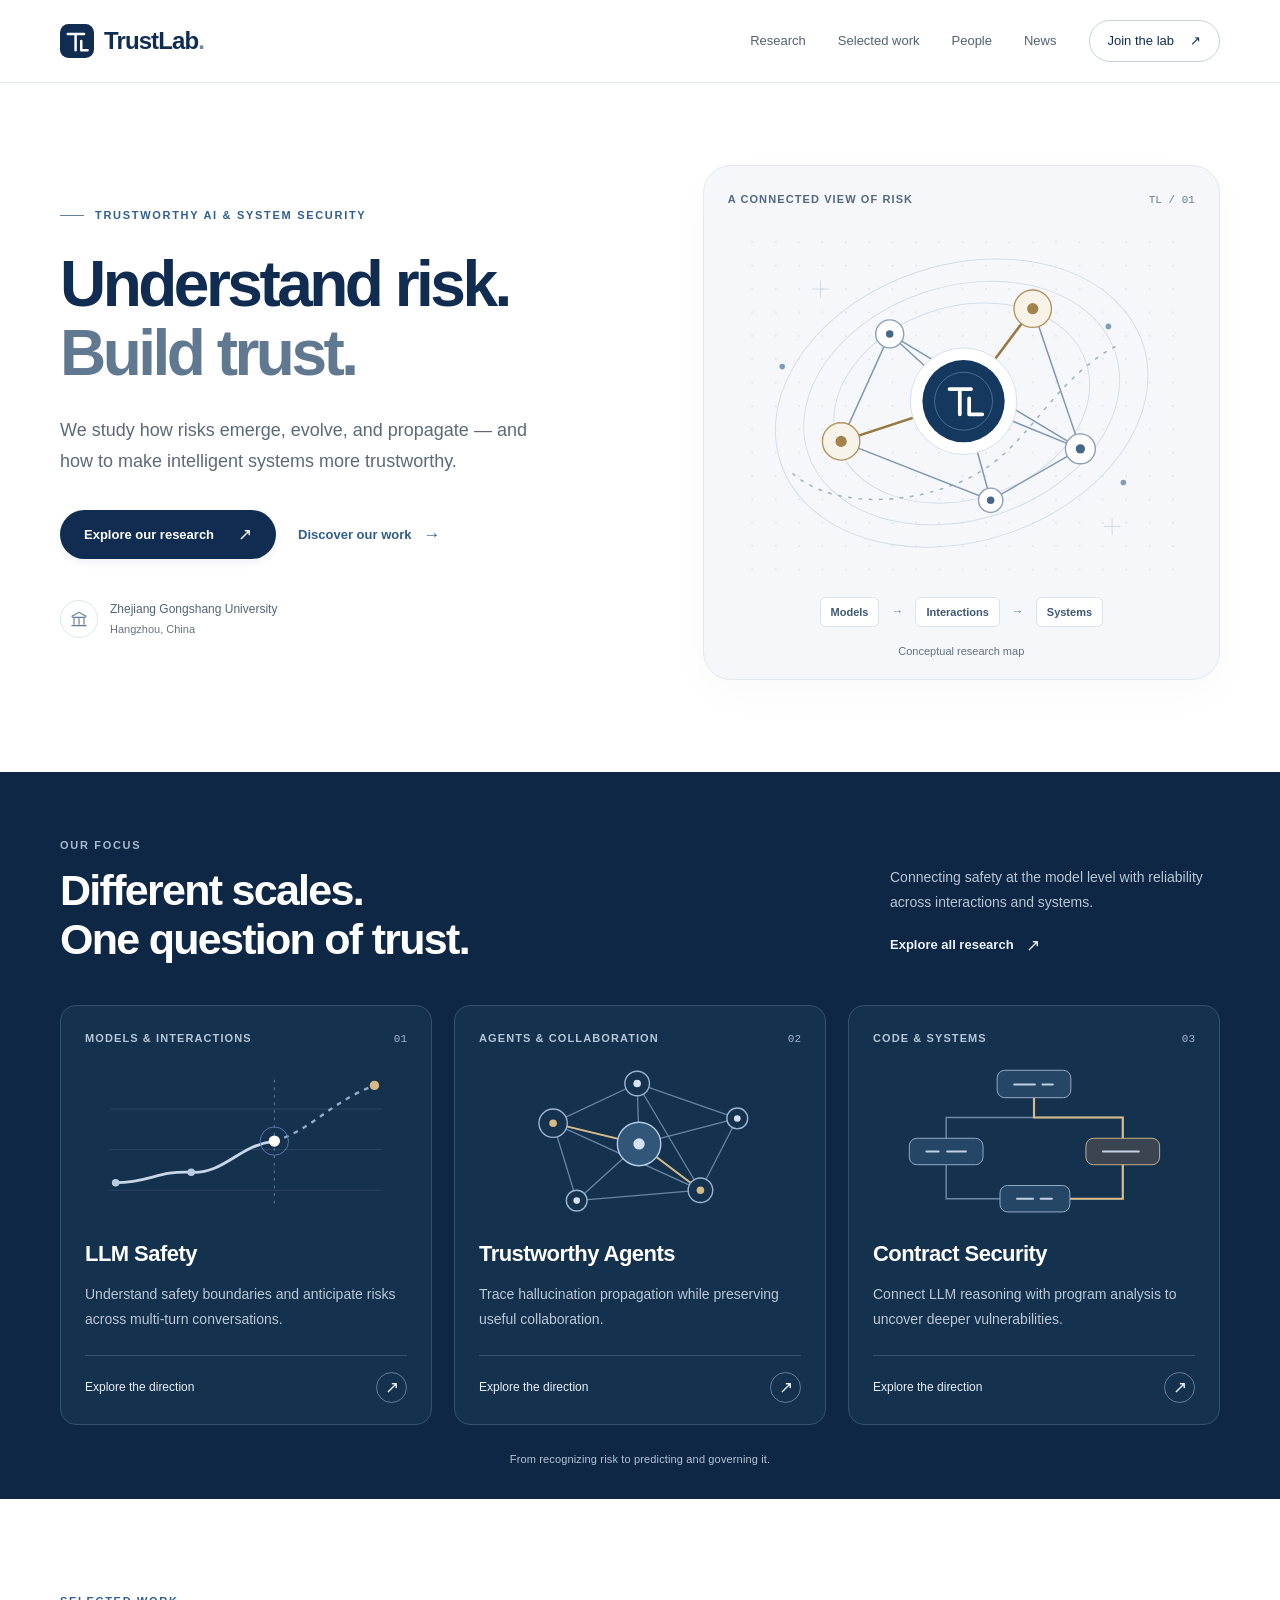
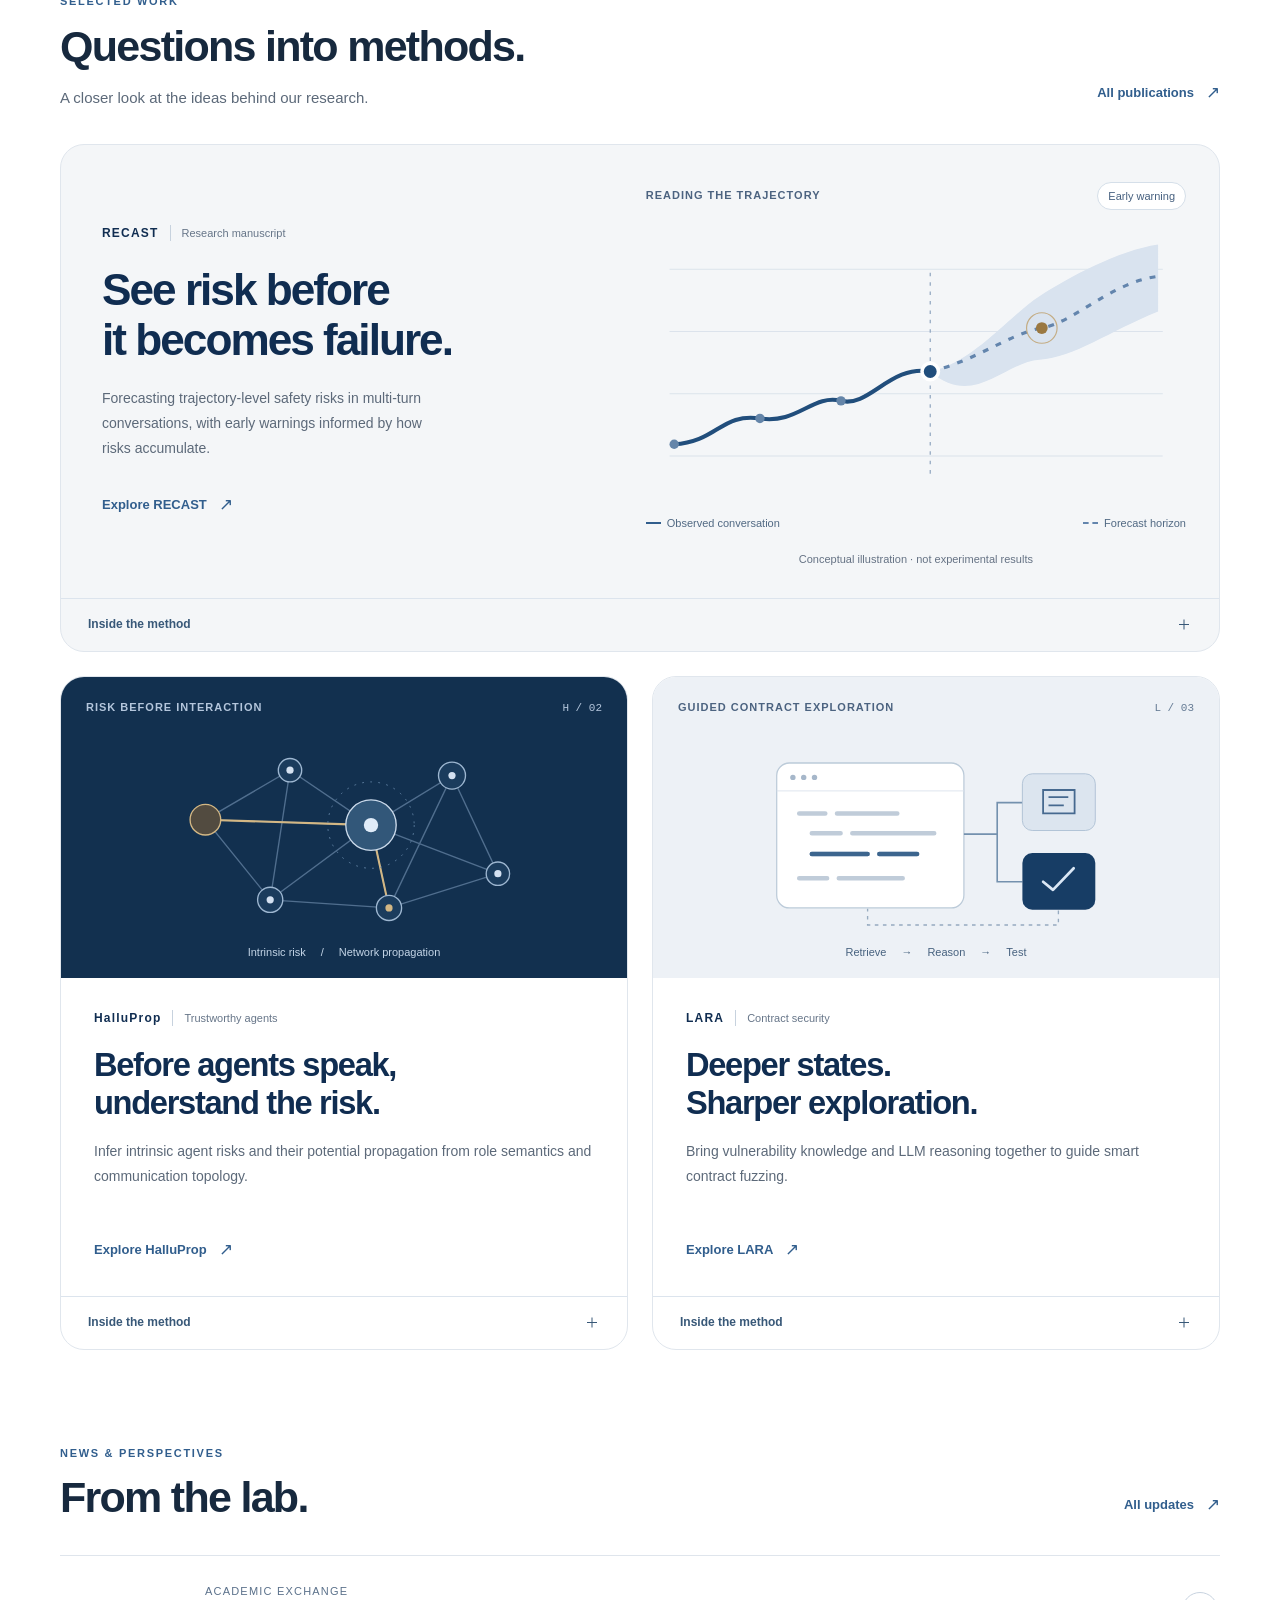
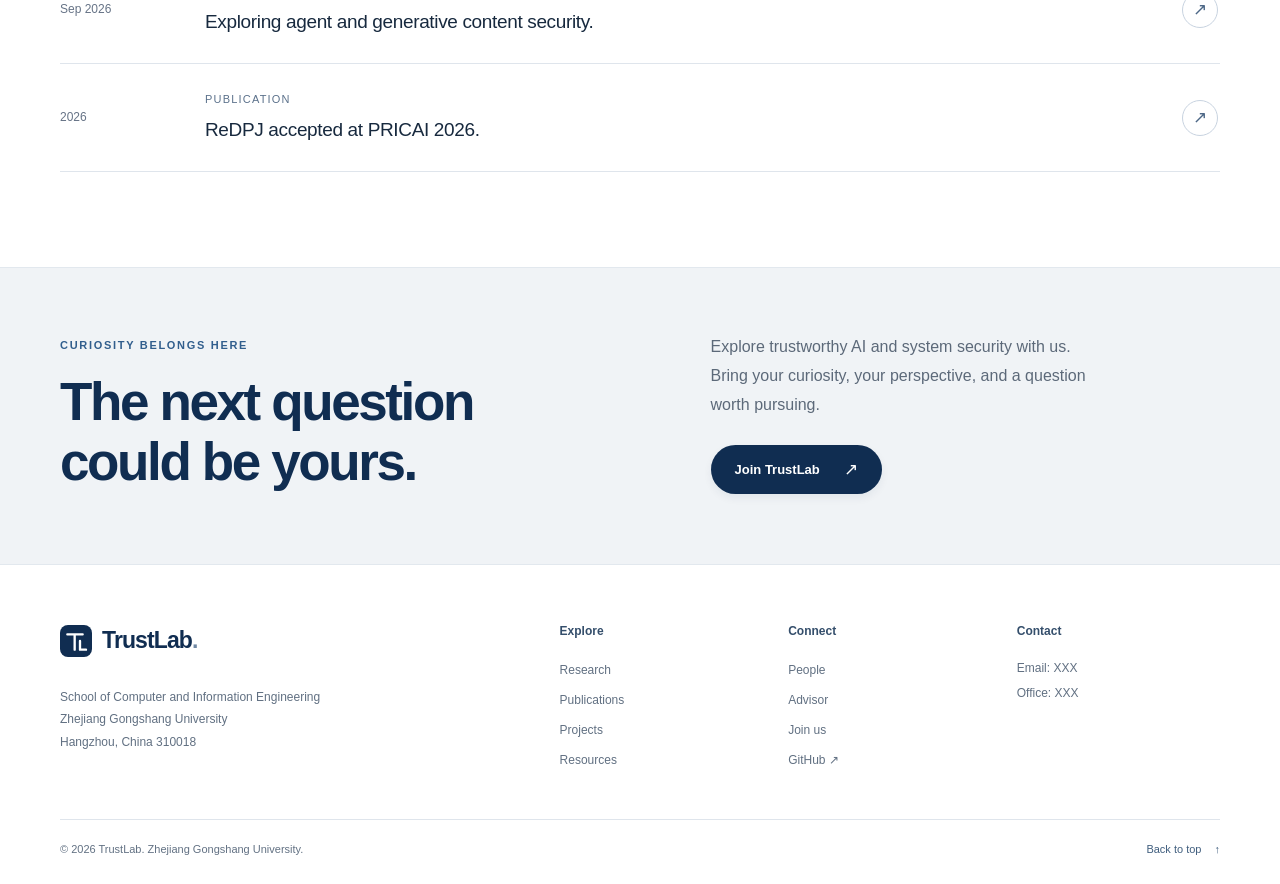
<file: index.html>
<!doctype html>
<html lang="en">
<head>
  <meta charset="utf-8">
  <meta name="viewport" content="width=device-width, initial-scale=1">
  <meta name="theme-color" content="#102d51">
  <meta name="description" content="TrustLab at Zhejiang Gongshang University studies LLM safety, trustworthy multi-agent systems, and smart contract security.">
  <title>TrustLab — Understanding Risk. Building Trust.</title>
  <link rel="stylesheet" href="./styles.css">
  <link rel="icon" href="./favicon.svg" type="image/svg+xml">
  <script src="./app.js" defer></script>
</head>
<body id="home">
  <a class="skip-link" href="#main-content">Skip to content</a>
  <header class="site-header">
    <div class="container header-inner">
      <a class="brand" href="#home" aria-label="TrustLab home"><img src="./favicon.svg" alt="" width="34" height="34"><span>TrustLab<span class="brand-period">.</span></span></a>
      <button class="menu-button" type="button" aria-expanded="false" aria-controls="main-navigation"><span class="menu-label">Menu</span><span class="menu-icon" aria-hidden="true"><i></i><i></i></span></button>
      <nav class="main-navigation" id="main-navigation" aria-label="Main navigation">
        <a href="#research">Research</a>
        <a href="#selected-work">Selected work</a>
        <a href="https://trustlab-zjsu.github.io/TrustLab/people/">People</a>
        <a href="#news">News</a>
        <a class="nav-join" href="#join">Join the lab <span aria-hidden="true">↗</span></a>
      </nav>
    </div>
  </header>

  <main id="main-content">
    <section class="hero container" aria-labelledby="hero-title">
      <div class="hero-copy">
        <p class="eyebrow"><span class="eyebrow-line" aria-hidden="true"></span>Trustworthy AI &amp; system security</p>
        <h1 id="hero-title"><span>Understand risk.</span><span class="hero-title-secondary">Build trust.</span></h1>
        <p class="hero-description">We study how risks emerge, evolve, and propagate — and how to make intelligent systems more trustworthy.</p>
        <div class="hero-actions"><a class="button button-primary" href="#research">Explore our research <span class="arrow" aria-hidden="true">↗</span></a><a class="text-link" href="#selected-work">Discover our work <span class="arrow" aria-hidden="true">→</span></a></div>
        <div class="hero-affiliation"><span class="affiliation-mark" aria-hidden="true"><svg viewBox="0 0 24 24" width="20" height="20" fill="none" stroke="currentColor" stroke-width="1.4"><path d="M3 9l9-5 9 5M4 10h16M6 11v8m6-8v8m6-8v8M3 20h18"/></svg></span><p>Zhejiang Gongshang University<span>Hangzhou, China</span></p></div>
      </div>
      <figure class="hero-visual">
        <div class="visual-heading"><span class="micro-label">A connected view of risk</span><span class="visual-index" aria-hidden="true">TL / 01</span></div>
        <svg class="hero-map" viewBox="0 0 500 400" role="img" aria-labelledby="hero-map-title hero-map-description">
          <title id="hero-map-title">From individual models to connected systems</title><desc id="hero-map-description">Three nested research scales connect a model, interacting agents, and a larger system. Highlighted paths represent the study of risk propagation.</desc>
          <defs><pattern id="hero-grid" width="25" height="25" patternUnits="userSpaceOnUse"><circle cx="1" cy="1" r=".8" fill="#c7d2df"/></pattern></defs>
          <rect x="15" y="10" width="470" height="375" fill="url(#hero-grid)"/>
          <g fill="none" stroke="#d4dde7" stroke-width="1"><ellipse cx="250" cy="198" rx="204" ry="148" transform="rotate(-18 250 198)"/><ellipse cx="250" cy="198" rx="173" ry="125" transform="rotate(-18 250 198)"/><ellipse cx="250" cy="198" rx="140" ry="103" transform="rotate(-18 250 198)"/></g>
          <path d="M69 273C104 306 184 312 254 280S344 172 421 134" fill="none" stroke="#9eafc3" stroke-width="1.6" stroke-dasharray="4 7"/>
          <g fill="none" stroke="#8196b1" stroke-width="1.6"><path d="M121 239L173 124L252 196L326 97L377 247L281 302Z"/><path d="M173 124L377 247M121 239L252 196L281 302M326 97L252 196L377 247"/></g>
          <path d="M121 239L252 196L326 97" fill="none" stroke="#9a7841" stroke-width="2.7"/>
          <g fill="#fff" stroke="#8a9fb8" stroke-width="1.5"><circle cx="173" cy="124" r="15"/><circle cx="377" cy="247" r="16"/><circle cx="281" cy="302" r="13"/></g>
          <g fill="#466888"><circle cx="173" cy="124" r="4"/><circle cx="377" cy="247" r="5"/><circle cx="281" cy="302" r="4"/></g>
          <circle cx="121" cy="239" r="20" fill="#f8f3e9" stroke="#b59460" stroke-width="1.5"/><circle cx="121" cy="239" r="6" fill="#a2834c"/>
          <circle cx="326" cy="97" r="20" fill="#f8f3e9" stroke="#b59460" stroke-width="1.5"/><circle cx="326" cy="97" r="6" fill="#a2834c"/>
          <circle cx="252" cy="196" r="57" fill="#fff" stroke="#d4deea"/><circle cx="252" cy="196" r="44" fill="#15385f"/><circle cx="252" cy="196" r="31" fill="none" stroke="#4d7196"/>
          <path d="M237 183h23m-12 0v27m10-17v17h14" fill="none" stroke="#fff" stroke-width="4" stroke-linecap="round" stroke-linejoin="round"/>
          <g fill="#819bb8"><circle cx="58" cy="159" r="3"/><circle cx="407" cy="116" r="3"/><circle cx="423" cy="283" r="3"/></g>
          <g stroke="#d0d9e4" stroke-width="1"><path d="M90 76h18m-9-9v18M402 330h18m-9-9v18"/></g>
        </svg>
        <div class="research-scales" aria-label="Three research scales"><span>Models</span><i aria-hidden="true">→</i><span>Interactions</span><i aria-hidden="true">→</i><span>Systems</span></div>
        <figcaption>Conceptual research map</figcaption>
      </figure>
    </section>

    <section class="research-shell" id="research" aria-labelledby="research-title">
      <div class="container research-inner">
        <div class="section-heading research-heading"><div><p class="eyebrow">Our focus</p><h2 id="research-title">Different scales.<br>One question of trust.</h2></div><div class="section-heading-aside"><p>Connecting safety at the model level with reliability across interactions and systems.</p><a class="text-link" href="https://trustlab-zjsu.github.io/TrustLab/research/">Explore all research <span class="arrow" aria-hidden="true">↗</span></a></div></div>
        <div class="direction-grid">
          <article class="direction-card">
            <div class="direction-top"><span class="micro-label">Models &amp; interactions</span><span class="direction-number" aria-hidden="true">01</span></div>
            <figure class="direction-figure"><svg viewBox="0 0 320 180" role="img" aria-label="A conceptual conversational risk trajectory with a future warning point"><g fill="none" stroke="#2d4662"><path d="M16 140H304M16 97H304M16 54H304"/></g><path d="M22 132C58 132 67 119 102 121S153 92 190 88" fill="none" stroke="#c8d8eb" stroke-width="3"/><path d="M190 88C230 76 249 47 296 29" fill="none" stroke="#91acce" stroke-width="2.5" stroke-dasharray="5 6"/><path d="M190 23V155" stroke="#6583a6" stroke-dasharray="3 5"/><g fill="#b7cbe3"><circle cx="22" cy="132" r="4"/><circle cx="102" cy="121" r="4"/></g><circle cx="190" cy="88" r="6" fill="#fff"/><circle cx="190" cy="88" r="15" fill="none" stroke="#587caa"/><circle cx="296" cy="29" r="5" fill="#d6bb86"/></svg></figure>
            <h3>LLM Safety</h3><p>Understand safety boundaries and anticipate risks across multi-turn conversations.</p><a class="direction-link" href="https://trustlab-zjsu.github.io/TrustLab/research/#llm-safety">Explore the direction <span class="circle-arrow" aria-hidden="true">↗</span></a>
          </article>
          <article class="direction-card">
            <div class="direction-top"><span class="micro-label">Agents &amp; collaboration</span><span class="direction-number" aria-hidden="true">02</span></div>
            <figure class="direction-figure"><svg viewBox="0 0 320 180" role="img" aria-label="A conceptual communication network showing risk propagation between agents"><g fill="none" stroke="#6985a5" stroke-width="1.4"><path d="M157 27L68 69L93 151L224 140L263 64Z"/><path d="M157 27L159 91L68 69M159 91L93 151M159 91L224 140M159 91L263 64M68 69L224 140M157 27L224 140"/></g><path d="M68 69L159 91L224 140" fill="none" stroke="#d6bb86" stroke-width="2"/><g fill="#15324f" stroke="#9cb4ce" stroke-width="1.5"><circle cx="157" cy="27" r="13"/><circle cx="68" cy="69" r="15"/><circle cx="93" cy="151" r="11"/><circle cx="224" cy="140" r="13"/><circle cx="263" cy="64" r="11"/></g><circle cx="159" cy="91" r="23" fill="#315679" stroke="#b6cce5" stroke-width="1.5"/><g fill="#d5e3f5"><circle cx="157" cy="27" r="4"/><circle cx="93" cy="151" r="3.5"/><circle cx="263" cy="64" r="3.5"/><circle cx="159" cy="91" r="6"/></g><g fill="#d6bb86"><circle cx="68" cy="69" r="4"/><circle cx="224" cy="140" r="4"/></g></svg></figure>
            <h3>Trustworthy Agents</h3><p>Trace hallucination propagation while preserving useful collaboration.</p><a class="direction-link" href="https://trustlab-zjsu.github.io/TrustLab/research/#agent-trust">Explore the direction <span class="circle-arrow" aria-hidden="true">↗</span></a>
          </article>
          <article class="direction-card">
            <div class="direction-top"><span class="micro-label">Code &amp; systems</span><span class="direction-number" aria-hidden="true">03</span></div>
            <figure class="direction-figure"><svg viewBox="0 0 320 180" role="img" aria-label="A conceptual program tree with a highlighted path to a deeper contract state"><g stroke="#6f8aa7" stroke-width="1.5" fill="none"><path d="M160 41V63H67V86M160 63H254V86M67 112V149H124M254 112V149H198"/></g><path d="M160 41V63H254V97M254 112V149H198" stroke="#d6bb86" fill="none" stroke-width="2.3"/><g fill="#254665" stroke="#9ab1cc"><rect x="121" y="13" width="78" height="29" rx="8"/><rect x="28" y="85" width="78" height="28" rx="8"/><rect x="124" y="135" width="74" height="28" rx="8"/></g><rect x="215" y="85" width="78" height="28" rx="8" fill="#3a4551" stroke="#cdb587"/><g stroke="#c0d1e6" stroke-width="2" stroke-linecap="round"><path d="M139 28h22m8 0h11M46 99h13m9 0h20M233 99h38M142 149h17m8 0h12"/></g></svg></figure>
            <h3>Contract Security</h3><p>Connect LLM reasoning with program analysis to uncover deeper vulnerabilities.</p><a class="direction-link" href="https://trustlab-zjsu.github.io/TrustLab/research/#contract-security">Explore the direction <span class="circle-arrow" aria-hidden="true">↗</span></a>
          </article>
        </div>
        <p class="research-note">From recognizing risk to predicting and governing it.</p>
      </div>
    </section>

    <section class="container work-section" id="selected-work" aria-labelledby="work-title">
      <div class="section-heading"><div><p class="eyebrow">Selected work</p><h2 id="work-title">Questions into methods.</h2><p class="section-description">A closer look at the ideas behind our research.</p></div><a class="text-link" href="https://trustlab-zjsu.github.io/TrustLab/publications/">All publications <span class="arrow" aria-hidden="true">↗</span></a></div>
      <article class="featured-project">
        <div class="featured-copy"><p class="project-kicker"><strong>RECAST</strong><span>Research manuscript</span></p><h3>See risk before<br>it becomes failure.</h3><p class="project-description">Forecasting trajectory-level safety risks in multi-turn conversations, with early warnings informed by how risks accumulate.</p><a class="text-link" href="https://trustlab-zjsu.github.io/TrustLab/projects/recast/">Explore RECAST <span class="arrow" aria-hidden="true">↗</span></a></div>
        <figure class="forecast-figure">
          <div class="figure-heading"><span class="micro-label">Reading the trajectory</span><span class="figure-badge">Early warning</span></div>
          <svg viewBox="0 0 460 245" role="img" aria-label="Conceptual risk forecasting: an observed conversational trajectory followed by a forecast range. No experimental data is shown."><g stroke="#dce3ec" fill="none"><path d="M20 195H440M20 142H440M20 89H440M20 36H440"/></g><path d="M242 123C278 116 310 75 335 59S402 20 436 15L436 72C394 89 365 111 335 113S279 155 242 123Z" fill="#d9e3ef"/><path d="M24 185C60 183 65 158 97 163S142 142 166 148S208 117 242 123" fill="none" stroke="#214e7c" stroke-width="3.5"/><path d="M242 123C281 114 309 91 337 86S396 47 436 42" fill="none" stroke="#6385ad" stroke-width="2.7" stroke-dasharray="5 7"/><path d="M242 39V211" stroke="#8da3be" stroke-dasharray="3 5"/><g fill="#6485a9"><circle cx="24" cy="185" r="4"/><circle cx="97" cy="163" r="4"/><circle cx="166" cy="148" r="4"/></g><circle cx="242" cy="123" r="7" fill="#214e7c" stroke="#fff" stroke-width="3"/><circle cx="337" cy="86" r="5" fill="#9a7841"/><circle cx="337" cy="86" r="13" fill="none" stroke="#c4ad85"/></svg>
          <div class="figure-legend"><span><i class="legend-line" aria-hidden="true"></i>Observed conversation</span><span><i class="legend-line legend-dashed" aria-hidden="true"></i>Forecast horizon</span></div><figcaption>Conceptual illustration · not experimental results</figcaption>
        </figure>
        <details class="method-details"><summary><span>Inside the method</span><span class="details-symbol" aria-hidden="true"></span></summary><div class="method-copy"><strong>Model the trajectory, then forecast the first failure.</strong><p>RECAST combines local interaction windows with long-term memory, revisits evidence in the context of the current turn, and estimates first-failure risk within a future window.</p></div></details>
      </article>
      <div class="project-grid">
        <article class="project-card halluprop-card">
          <figure class="project-figure network-figure"><div class="figure-heading"><span class="micro-label">Risk before interaction</span><span class="art-mark" aria-hidden="true">H / 02</span></div><svg viewBox="0 0 500 240" role="img" aria-label="Conceptual HalluProp illustration: intrinsic agent risks and propagation through a communication network"><g fill="none" stroke="#506e8e" stroke-width="1.5"><path d="M96 103L190 48L280 109L370 54L421 163L300 201L168 192Z"/><path d="M190 48L168 192L280 109L300 201M280 109L421 163M96 103L280 109M370 54L300 201"/></g><path d="M96 103L280 109L300 201" fill="none" stroke="#d3b784" stroke-width="2.3"/><g fill="#1b3c5d" stroke="#9eb7d1" stroke-width="1.5"><circle cx="190" cy="48" r="13"/><circle cx="370" cy="54" r="15"/><circle cx="421" cy="163" r="13"/><circle cx="168" cy="192" r="14"/><circle cx="300" cy="201" r="14"/></g><circle cx="96" cy="103" r="17" fill="#524b40" stroke="#d3b784" stroke-width="1.5"/><circle cx="280" cy="109" r="28" fill="#325779" stroke="#cbdaeb" stroke-width="1.5"/><circle cx="280" cy="109" r="8" fill="#dfebf8"/><circle cx="280" cy="109" r="48" fill="none" stroke="#6384a5" stroke-dasharray="2 7"/><g fill="#d4e1f1"><circle cx="190" cy="48" r="4"/><circle cx="370" cy="54" r="4"/><circle cx="421" cy="163" r="4"/><circle cx="168" cy="192" r="4"/></g><circle cx="300" cy="201" r="4" fill="#d3b784"/></svg><figcaption>Intrinsic risk <span aria-hidden="true">/</span> Network propagation</figcaption></figure>
          <div class="project-copy"><p class="project-kicker"><strong>HalluProp</strong><span>Trustworthy agents</span></p><h3>Before agents speak,<br>understand the risk.</h3><p class="project-description">Infer intrinsic agent risks and their potential propagation from role semantics and communication topology.</p><a class="text-link" href="https://trustlab-zjsu.github.io/TrustLab/projects/halluprop/">Explore HalluProp <span class="arrow" aria-hidden="true">↗</span></a></div>
          <details class="method-details"><summary><span>Inside the method</span><span class="details-symbol" aria-hidden="true"></span></summary><div class="method-copy"><strong>Connect local risk with network structure.</strong><p>Estimate capability and susceptibility, model risk transmission along communication links, and combine intrinsic risk with propagation effects.</p></div></details>
        </article>
        <article class="project-card lara-card">
          <figure class="project-figure contract-figure"><div class="figure-heading"><span class="micro-label">Guided contract exploration</span><span class="art-mark" aria-hidden="true">L / 03</span></div><svg viewBox="0 0 500 240" role="img" aria-label="Conceptual LARA illustration: vulnerability knowledge informs contract analysis, and execution feedback guides further testing"><rect x="73" y="40" width="208" height="161" rx="14" fill="#fff" stroke="#bccbd9" stroke-width="1.4"/><path d="M73 71H281" stroke="#dbe3ec"/><g fill="#a6b7ca"><circle cx="91" cy="56" r="3"/><circle cx="103" cy="56" r="3"/><circle cx="115" cy="56" r="3"/></g><g fill="none" stroke-linecap="round" stroke-width="5"><path d="M98 96h29m13 0h67M112 118h32m13 0h91M112 141h62m13 0h42M98 168h31m13 0h71" stroke="#c0ccd9"/><path d="M112 141h62m13 0h42" stroke="#3c658e"/></g><path d="M281 119H318V84H346M318 119v53h28" fill="none" stroke="#7491ae" stroke-width="1.8"/><rect x="346" y="52" width="81" height="63" rx="11" fill="#dce5ef" stroke="#adc0d4"/><g fill="none" stroke="#46698f" stroke-width="2"><path d="M369 70h35v26h-35zM375 78h22m-22 9h17"/></g><rect x="346" y="140" width="81" height="63" rx="11" fill="#173d65"/><path d="M369 172l11 9 23-24" fill="none" stroke="#dae7f5" stroke-width="3" stroke-linecap="round" stroke-linejoin="round"/><path d="M386 204v16H174v-18" fill="none" stroke="#97abc0" stroke-width="1.5" stroke-dasharray="4 5"/></svg><figcaption>Retrieve <span aria-hidden="true">→</span> Reason <span aria-hidden="true">→</span> Test</figcaption></figure>
          <div class="project-copy"><p class="project-kicker"><strong>LARA</strong><span>Contract security</span></p><h3>Deeper states.<br>Sharper exploration.</h3><p class="project-description">Bring vulnerability knowledge and LLM reasoning together to guide smart contract fuzzing.</p><a class="text-link" href="https://trustlab-zjsu.github.io/TrustLab/projects/lara/">Explore LARA <span class="arrow" aria-hidden="true">↗</span></a></div>
          <details class="method-details"><summary><span>Inside the method</span><span class="details-symbol" aria-hidden="true"></span></summary><div class="method-copy"><strong>Retrieve, reason, and learn from execution.</strong><p>Retrieve relevant vulnerability knowledge, reason about contract logic and state constraints, and use execution feedback to guide testing toward underexplored states.</p></div></details>
        </article>
      </div>
    </section>

    <section class="container news-section" id="news" aria-labelledby="news-title">
      <div class="section-heading"><div><p class="eyebrow">News &amp; perspectives</p><h2 id="news-title">From the lab.</h2></div><a class="text-link" href="https://trustlab-zjsu.github.io/TrustLab/community/">All updates <span class="arrow" aria-hidden="true">↗</span></a></div>
      <div class="news-list"><a class="news-row" href="https://trustlab-zjsu.github.io/TrustLab/community/#exchange"><time datetime="2026-09">Sep 2026</time><div><span class="news-category">Academic exchange</span><h3>Exploring agent and generative content security.</h3></div><span class="circle-arrow" aria-hidden="true">↗</span></a><a class="news-row" href="https://trustlab-zjsu.github.io/TrustLab/projects/redpj/"><span class="news-date">2026</span><div><span class="news-category">Publication</span><h3>ReDPJ accepted at PRICAI 2026.</h3></div><span class="circle-arrow" aria-hidden="true">↗</span></a></div>
    </section>

    <section class="join-section" id="join" aria-labelledby="join-title"><div class="container join-inner"><div><p class="eyebrow">Curiosity belongs here</p><h2 id="join-title">The next question<br>could be yours.</h2></div><div class="join-copy"><p>Explore trustworthy AI and system security with us. Bring your curiosity, your perspective, and a question worth pursuing.</p><a class="button button-primary" href="https://trustlab-zjsu.github.io/TrustLab/join/">Join TrustLab <span class="arrow" aria-hidden="true">↗</span></a></div></div></section>
  </main>

  <footer class="site-footer container"><div class="footer-main"><div class="footer-identity"><a class="brand" href="#home" aria-label="TrustLab home"><img src="./favicon.svg" alt="" width="32" height="32"><span>TrustLab<span class="brand-period">.</span></span></a><p>School of Computer and Information Engineering<br>Zhejiang Gongshang University<br>Hangzhou, China 310018</p></div><div class="footer-column"><h2>Explore</h2><a href="https://trustlab-zjsu.github.io/TrustLab/research/">Research</a><a href="https://trustlab-zjsu.github.io/TrustLab/publications/">Publications</a><a href="https://trustlab-zjsu.github.io/TrustLab/projects/">Projects</a><a href="https://trustlab-zjsu.github.io/TrustLab/resources/">Resources</a></div><div class="footer-column"><h2>Connect</h2><a href="https://trustlab-zjsu.github.io/TrustLab/people/">People</a><a href="https://trustlab-zjsu.github.io/TrustLab/advisor/">Advisor</a><a href="https://trustlab-zjsu.github.io/TrustLab/join/">Join us</a><a href="https://github.com/trustlab-zjsu">GitHub <span aria-hidden="true">↗</span></a></div><div class="footer-column footer-contact"><h2>Contact</h2><p>Email: XXX<br>Office: XXX</p></div></div><div class="footer-bottom"><span>© 2026 TrustLab. Zhejiang Gongshang University.</span><a href="#home">Back to top <span aria-hidden="true">↑</span></a></div></footer>
</body>
</html>
</file>
<file: styles.css>
:root {
  --navy: #102d51;
  --ink: #17293e;
  --muted: #5c6979;
  --blue: #315e8d;
  --line: #dfe5ec;
  --soft: #f4f6f8;
  --radius: 24px;
  --ease: cubic-bezier(.2,.7,.2,1);
  color-scheme: light;
  font-family: -apple-system, BlinkMacSystemFont, "Segoe UI", Arial, sans-serif;
  font-size: 16px;
  color: var(--ink);
  background: #fff;
  -webkit-font-smoothing: antialiased;
  text-rendering: optimizeLegibility;
}
*, *::before, *::after { box-sizing: border-box; }
html { scroll-behavior: smooth; scroll-padding-top: 110px; }
body { margin: 0; line-height: 1.65; }
a { color: inherit; text-decoration: none; }
button { font: inherit; cursor: pointer; }
h1, h2, h3, p, figure { margin: 0; }
svg, img { display: block; max-width: 100%; }
button, a, summary { -webkit-tap-highlight-color: transparent; }
a:focus-visible, button:focus-visible, summary:focus-visible { outline: 3px solid #3779bd; outline-offset: 5px; border-radius: 4px; }
::selection { background: #dce6f1; color: var(--navy); }
.container { width: calc(100% - 96px); max-width: 1160px; margin-inline: auto; }
.skip-link { position: fixed; top: 12px; left: 12px; z-index: 100; padding: 12px 18px; background: var(--navy); color: #fff; border-radius: 8px; transform: translateY(-160%); }
.skip-link:focus { transform: translateY(0); }
.site-header { position: sticky; top: 0; z-index: 30; background: #ffffffed; border-bottom: 1px solid #e6ebf0; backdrop-filter: blur(18px); }
.header-inner { min-height: 82px; display: flex; align-items: center; justify-content: space-between; gap: 28px; }
.brand { display: inline-flex; align-items: center; gap: 10px; color: var(--navy); font-size: 24px; font-weight: 650; letter-spacing: -.9px; white-space: nowrap; }
.brand img { flex: none; }
.brand-period { color: #7088a4; }
.main-navigation { display: flex; align-items: center; gap: 32px; font-size: 13px; font-weight: 500; }
.main-navigation > a { position: relative; padding: 14px 0; color: #536174; transition: color .2s; }
.main-navigation > a:hover { color: var(--navy); }
.main-navigation > a:not(.nav-join)::after { content: ""; position: absolute; left: 0; bottom: 7px; width: 100%; height: 1px; background: var(--navy); transform: scaleX(0); transform-origin: left; transition: transform .2s var(--ease); }
.main-navigation > a:hover::after, .main-navigation > a:focus-visible::after { transform: scaleX(1); }
.main-navigation .nav-join { display: flex; align-items: center; gap: 16px; padding: 9px 18px; color: var(--navy); border: 1px solid #c6d1de; border-radius: 99px; transition: background .2s, border-color .2s; }
.main-navigation .nav-join:hover { background: #eef2f6; border-color: #9eb0c4; }
.menu-button { display: none; }
.eyebrow, .micro-label { color: var(--blue); font-size: 11px; font-weight: 600; letter-spacing: 1.7px; line-height: 1.6; text-transform: uppercase; }
.eyebrow { display: flex; align-items: center; gap: 11px; }
.eyebrow-line { width: 24px; height: 1px; background: #617f9f; flex: none; }
.hero { display: grid; grid-template-columns: 1.13fr 1fr; align-items: center; gap: 58px; padding-top: 82px; padding-bottom: 92px; }
.hero-copy { min-width: 0; }
.hero h1 { font-size: clamp(48px,5vw,70px); line-height: 1.08; letter-spacing: -.055em; font-weight: 600; color: var(--navy); margin-top: 25px; }
.hero h1 span { display: block; }
.hero-title-secondary { color: #617891; }
.hero-description { color: var(--muted); font-size: 18px; line-height: 1.75; max-width: 485px; margin-top: 27px; }
.hero-actions { display: flex; flex-wrap: wrap; align-items: center; gap: 22px; margin-top: 32px; }
.button { display: inline-flex; justify-content: center; align-items: center; gap: 24px; padding: 13px 23px; border: 1px solid transparent; border-radius: 99px; min-height: 49px; font-size: 13px; font-weight: 550; transition: background .2s, box-shadow .2s, transform .2s var(--ease); }
.button-primary { color: #fff; background: var(--navy); box-shadow: 0 4px 9px #102d5110; }
.button-primary:hover { background: #244f7d; box-shadow: 0 6px 15px #102d511c; transform: translateY(-2px); }
.text-link { display: inline-flex; align-items: center; gap: 12px; font-size: 13px; font-weight: 550; color: var(--blue); line-height: 1.5; padding-block: 8px; }
.text-link:hover { color: var(--navy); }
.arrow { display: inline-block; transition: transform .2s var(--ease); font-size: 17px; line-height: 1; }
a:hover .arrow { transform: translate(2px,-1px); }
.hero-affiliation { margin-top: 40px; display: flex; align-items: center; gap: 12px; font-size: 12px; color: #536477; }
.affiliation-mark { width: 38px; height: 38px; border: 1px solid #dfe5ed; border-radius: 50%; display: flex; align-items: center; justify-content: center; color: #637b96; flex: none; }
.hero-affiliation p { line-height: 1.7; }
.hero-affiliation p span { display: block; color: #667382; font-size: 11px; }
.hero-visual { min-width: 0; position: relative; padding: 25px 24px 19px; border: 1px solid #e2e8ef; border-radius: 28px; background: #f5f7fa; box-shadow: 0 14px 44px #18334c06; }
.visual-heading, .figure-heading { display: flex; align-items: center; justify-content: space-between; gap: 15px; }
.visual-heading .micro-label { color: #53677f; font-size: 11px; letter-spacing: 1.1px; }
.visual-index, .art-mark { font-size: 11px; color: #667c95; font-family: ui-monospace, SFMono-Regular, Consolas, monospace; white-space: nowrap; }
.hero-map { width: 100%; height: auto; margin-top: 9px; }
.research-scales { display: flex; justify-content: center; align-items: center; gap: 12px; margin-top: 5px; }
.research-scales span { font-size: 11px; font-weight: 550; color: #3e5773; padding: 5px 10px; border: 1px solid #dbe3ec; background: #fff; border-radius: 6px; }
.research-scales i { font-size: 12px; color: #6d8097; font-style: normal; }
.hero-visual figcaption { margin-top: 15px; text-align: center; font-size: 11px; color: #627183; }
.research-shell { background: #0d2744; color: #fff; }
.research-inner { padding-top: 65px; padding-bottom: 31px; }
.section-heading { display: flex; align-items: flex-end; justify-content: space-between; gap: 35px; margin-bottom: 33px; }
.section-heading h2 { margin-top: 11px; font-size: clamp(32px,3.4vw,43px); line-height: 1.14; letter-spacing: -.04em; font-weight: 550; }
.section-heading .text-link { flex-shrink: 0; }
.section-description { margin-top: 15px; color: var(--muted); font-size: 15px; }
.research-heading { margin-bottom: 41px; }
.research-heading .eyebrow { color: #a8bbd1; }
.section-heading-aside { max-width: 330px; padding-bottom: 1px; }
.section-heading-aside p { color: #b8c7d8; font-size: 14px; line-height: 1.8; }
.section-heading-aside .text-link { color: #edf3fb; margin-top: 12px; }
.section-heading-aside .text-link:hover { color: #c5d8ee; }
.direction-grid { display: grid; grid-template-columns: repeat(3,minmax(0,1fr)); gap: 22px; }
.direction-card { min-width: 0; display: flex; flex-direction: column; padding: 24px 24px 21px; border: 1px solid #35516e; border-radius: 16px; background: #14314e; transition: border-color .22s, background .22s; }
.direction-card:hover { border-color: #728aa4; background: #193855; }
.direction-top { display: flex; justify-content: space-between; align-items: center; gap: 9px; }
.direction-top .micro-label { color: #b6c7da; font-size: 11px; letter-spacing: 1.1px; }
.direction-number { color: #a0b5cd; font-family: ui-monospace, SFMono-Regular, Consolas, monospace; font-size: 11px; }
.direction-figure { height: 155px; display: flex; align-items: center; justify-content: center; margin: 17px 0 20px; }
.direction-figure svg { width: 100%; max-width: 320px; max-height: 170px; }
.direction-card h3 { font-size: 22px; line-height: 1.3; letter-spacing: -.55px; font-weight: 550; }
.direction-card > p { color: #bbc9d9; font-size: 14px; line-height: 1.8; margin: 13px 0 23px; }
.direction-link { display: flex; align-items: center; justify-content: space-between; gap: 13px; font-size: 12px; margin-top: auto; padding-top: 16px; border-top: 1px solid #37516e; color: #e8f0fa; }
.circle-arrow { display: flex; align-items: center; justify-content: center; width: 31px; height: 31px; border: 1px solid #637d99; border-radius: 50%; font-size: 17px; flex: none; transition: background .2s, color .2s, border-color .2s; }
.direction-link:hover .circle-arrow { background: #e8f0fa; color: var(--navy); border-color: #e8f0fa; }
.research-note { padding-top: 25px; color: #b5c5d7; font-size: 11px; text-align: center; letter-spacing: .15px; }
.research-shell a:focus-visible { outline-color: #a2c5f0; }
.work-section { padding-top: 94px; }
.featured-project { display: grid; grid-template-columns: 1fr 1.08fr; border: 1px solid #e0e6ed; border-radius: var(--radius); background: var(--soft); overflow: clip; }
.featured-copy { padding: 44px 0 40px 41px; align-self: center; }
.project-kicker { display: flex; flex-wrap: wrap; align-items: center; gap: 11px; line-height: 1.5; }
.project-kicker strong { color: var(--navy); font-size: 12px; font-weight: 650; letter-spacing: 1.2px; }
.project-kicker > span { color: #667588; font-size: 11px; border-left: 1px solid #c7d2de; padding-left: 11px; }
.featured-copy h3 { color: var(--navy); font-size: clamp(32px,3.45vw,45px); letter-spacing: -.045em; line-height: 1.12; font-weight: 550; margin-top: 23px; }
.project-description { color: var(--muted); font-size: 14px; line-height: 1.8; }
.featured-copy .project-description { max-width: 358px; margin-top: 22px; padding-right: 15px; }
.featured-copy > .text-link { margin-top: 25px; }
.forecast-figure { align-self: center; min-width: 0; padding: 37px 33px 30px 28px; }
.figure-heading .micro-label { font-size: 11px; letter-spacing: 1px; color: #4c6380; }
.figure-badge { background: #fff; border: 1px solid #d5dfe9; border-radius: 99px; color: #46607f; padding: 4px 10px; font-size: 11px; white-space: nowrap; }
.forecast-figure > svg { width: 100%; height: auto; margin-top: 17px; }
.figure-legend { display: flex; flex-wrap: wrap; justify-content: space-between; gap: 8px 13px; font-size: 11px; color: #516983; }
.figure-legend > span { display: inline-flex; align-items: center; gap: 6px; }
.legend-line { display: inline-block; width: 15px; border-top: 2px solid #315e8d; }
.legend-dashed { border-top-style: dashed; border-color: #6385ad; }
.forecast-figure figcaption { text-align: center; margin-top: 17px; color: #657284; font-size: 11px; }
.method-details { grid-column: 1 / -1; border-top: 1px solid #dce4ed; }
.method-details summary { display: flex; align-items: center; justify-content: space-between; gap: 20px; padding: 16px 27px; cursor: pointer; list-style: none; color: #385878; font-size: 12px; font-weight: 550; transition: background .2s; }
.method-details summary::-webkit-details-marker { display: none; }
.method-details summary:hover { background: #e9eef4; }
.details-symbol { display: block; position: relative; width: 16px; height: 16px; flex: none; }
.details-symbol::before, .details-symbol::after { content: ""; position: absolute; width: 10px; height: 1px; background: currentColor; top: 7px; left: 3px; }
.details-symbol::after { transform: rotate(90deg); transition: transform .2s; }
.method-details[open] .details-symbol::after { transform: rotate(0); }
.method-copy { padding: 3px 27px 24px; font-size: 13px; color: #586a7e; line-height: 1.8; }
.method-copy strong { display: block; color: #294763; font-weight: 600; margin-bottom: 6px; }
.project-grid { display: grid; grid-template-columns: repeat(2,minmax(0,1fr)); gap: 24px; margin-top: 24px; align-items: start; }
.project-card { min-width: 0; border: 1px solid #e0e6ed; border-radius: var(--radius); overflow: clip; background: #fff; }
.project-figure { padding: 22px 25px 17px; background: #edf1f6; }
.project-figure > svg { width: 100%; height: 216px; margin-top: 10px; }
.project-figure figcaption { text-align: center; font-size: 11px; color: #47627f; display: flex; justify-content: center; gap: 15px; }
.network-figure { background: #12304f; }
.network-figure .micro-label, .network-figure .art-mark { color: #b4c6dc; }
.network-figure figcaption { color: #c4d5e7; }
.project-copy { padding: 31px 33px 29px; }
.project-copy h3 { color: var(--navy); font-size: clamp(27px,2.55vw,34px); line-height: 1.16; letter-spacing: -.04em; font-weight: 550; margin-top: 19px; }
.project-copy .project-description { margin-top: 17px; min-height: 76px; }
.project-copy > .text-link { margin-top: 17px; }
.news-section { padding-top: 95px; padding-bottom: 95px; }
.news-row { display: grid; grid-template-columns: 118px minmax(0,1fr) 38px; align-items: center; gap: 27px; padding: 27px 0; border-top: 1px solid var(--line); }
.news-row:last-child { border-bottom: 1px solid var(--line); }
.news-row time, .news-date { color: #667386; font-size: 12px; }
.news-category { display: block; color: #5b718b; font-size: 11px; line-height: 1.5; letter-spacing: 1.2px; text-transform: uppercase; margin-bottom: 8px; }
.news-row h3 { font-size: 19px; font-weight: 500; line-height: 1.5; letter-spacing: -.35px; }
.news-row .circle-arrow { width: 36px; height: 36px; border-color: #c8d3e0; color: #4c6786; }
.news-row:hover h3 { color: var(--blue); }
.news-row:hover .circle-arrow { background: var(--navy); border-color: var(--navy); color: #fff; }
.join-section { background: #f0f3f6; border-block: 1px solid #e2e8ee; }
.join-inner { display: grid; grid-template-columns: 1.12fr 1fr; align-items: center; gap: 80px; padding-top: 65px; padding-bottom: 70px; }
.join-inner h2 { font-size: clamp(36px,4.2vw,53px); line-height: 1.12; letter-spacing: -.045em; font-weight: 550; color: var(--navy); margin-top: 18px; }
.join-copy p { font-size: 16px; color: var(--muted); line-height: 1.8; max-width: 397px; }
.join-copy .button { margin-top: 25px; }
.site-footer { padding-top: 57px; padding-bottom: 25px; }
.footer-main { display: grid; grid-template-columns: 2.4fr 1fr 1fr 1.05fr; gap: 35px; padding-bottom: 44px; }
.footer-identity .brand { font-size: 23px; }
.footer-identity > p { margin-top: 20px; color: #617082; font-size: 12px; line-height: 1.9; }
.footer-column h2 { font-size: 12px; line-height: 1.5; font-weight: 600; color: #344e6b; margin-bottom: 16px; }
.footer-column a { display: block; width: fit-content; font-size: 12px; color: #617082; padding-block: 5px; transition: color .2s; }
.footer-column a:hover { color: var(--navy); }
.footer-column p { color: #617082; font-size: 12px; line-height: 2.1; }
.footer-bottom { border-top: 1px solid var(--line); padding-top: 20px; display: flex; flex-wrap: wrap; justify-content: space-between; gap: 13px; color: #627183; font-size: 11px; }
.footer-bottom a { color: #405e7e; }
.footer-bottom a span { margin-left: 10px; }
@media (min-width: 1500px) { .container { max-width: 1220px; } .hero { gap: 75px; padding-top: 95px; padding-bottom: 102px; } }
@media (max-width: 1100px) {
  .container { width: calc(100% - 72px); }
  .main-navigation { gap: 25px; }
  .hero { gap: 35px; padding-top: 69px; padding-bottom: 74px; }
  .hero h1 { font-size: clamp(45px,5.1vw,57px); }
  .hero-description { font-size: 16px; }
  .hero-actions { gap: 15px; }
  .button { padding-inline: 18px; gap: 17px; }
  .hero-visual { padding-inline: 17px; }
  .research-scales { gap: 8px; }
  .research-scales span { padding-inline: 8px; font-size: 11px; }
  .direction-grid { gap: 15px; }
  .direction-card { padding: 20px 19px; }
  .direction-top .micro-label { font-size: 11px; letter-spacing: .8px; }
  .direction-figure { height: 145px; }
  .direction-card h3 { font-size: 21px; }
  .featured-copy { padding-left: 30px; }
  .forecast-figure { padding-inline: 23px; }
  .figure-heading { flex-wrap: wrap; gap: 8px; }
  .project-copy { padding: 29px 27px; }
  .project-copy .project-description { min-height: 100px; }
  .footer-main { gap: 28px; }
}
@media (max-width: 820px) {
  html { scroll-padding-top: 94px; }
  .container { width: calc(100% - 48px); }
  .header-inner { min-height: 72px; gap: 16px; flex-wrap: wrap; }
  .brand { font-size: 23px; }
  .js .menu-button { display: flex; align-items: center; gap: 11px; background: #fff; color: var(--navy); border: 1px solid #d1dbe6; border-radius: 99px; padding: 9px 14px; font-size: 12px; }
  .menu-icon { display: flex; flex-direction: column; width: 14px; gap: 4px; }
  .menu-icon i { display: block; width: 14px; height: 1px; background: currentColor; transition: transform .2s; }
  .menu-button[aria-expanded="true"] .menu-icon i:first-child { transform: translateY(2.5px) rotate(45deg); }
  .menu-button[aria-expanded="true"] .menu-icon i:last-child { transform: translateY(-2.5px) rotate(-45deg); }
  .main-navigation { width: 100%; gap: 0; padding-bottom: 17px; display: flex; flex-wrap: wrap; }
  .js .main-navigation { display: none; }
  .js .main-navigation.is-open { display: flex; }
  .main-navigation > a { width: 50%; padding: 12px 0; font-size: 14px; }
  .main-navigation .nav-join { padding: 12px 0; border: 0; border-radius: 0; }
  .main-navigation > a:not(.nav-join)::after { display: none; }
  .hero { grid-template-columns: 1fr; gap: 38px; padding-top: 54px; padding-bottom: 63px; }
  .hero-copy { max-width: 610px; }
  .hero h1 { font-size: clamp(46px,7.7vw,64px); }
  .hero-description { max-width: 535px; font-size: 17px; }
  .hero-actions { gap: 25px; }
  .hero-affiliation { margin-top: 28px; }
  .hero-visual { width: 100%; max-width: 610px; justify-self: center; padding: 22px 25px 18px; }
  .hero-map { max-height: 340px; }
  .research-scales span { font-size: 12px; padding-inline: 12px; }
  .research-scales { gap: 15px; }
  .visual-heading .micro-label { font-size: 11px; }
  .research-inner { padding-top: 48px; }
  .section-heading { align-items: flex-start; }
  .section-heading h2 { font-size: 35px; }
  .section-heading-aside { max-width: 270px; }
  .direction-grid { grid-template-columns: 1fr; gap: 17px; }
  .direction-card { display: grid; grid-template-columns: minmax(0,1fr) 205px; column-gap: 30px; padding: 24px 26px; }
  .direction-top { grid-column: 1; margin-bottom: 13px; }
  .direction-top .micro-label { font-size: 11px; letter-spacing: 1px; }
  .direction-number { display: none; }
  .direction-figure { grid-column: 2; grid-row: 1/5; align-self: center; margin: 0; height: 155px; }
  .direction-card h3 { grid-column: 1; font-size: 24px; }
  .direction-card > p { grid-column: 1; margin: 11px 0 18px; }
  .direction-link { grid-column: 1; padding-top: 12px; font-size: 12px; }
  .work-section { padding-top: 65px; }
  .featured-project { grid-template-columns: 1fr; }
  .featured-copy { padding: 32px 33px 16px; }
  .featured-copy h3 { font-size: 39px; }
  .featured-copy .project-description { max-width: 485px; }
  .forecast-figure { padding: 15px 33px 28px; }
  .forecast-figure > svg { max-height: 250px; }
  .figure-legend { font-size: 12px; justify-content: center; gap: 13px 32px; }
  .figure-heading .micro-label { font-size: 11px; }
  .figure-badge { font-size: 11px; }
  .project-grid { gap: 18px; }
  .project-figure { padding: 18px 19px 17px; }
  .project-figure > svg { height: 180px; }
  .project-figure .figure-heading { gap: 6px; }
  .project-figure .micro-label { font-size: 11px; letter-spacing: .6px; }
  .project-figure .art-mark { display: none; }
  .project-figure figcaption { font-size: 11px; gap: 9px; }
  .project-copy { padding: 25px 23px; }
  .project-copy h3 { font-size: 27px; }
  .project-copy .project-description { min-height: 124px; font-size: 13px; }
  .project-kicker { gap: 8px; }
  .project-kicker > span { padding-left: 8px; }
  .method-details summary { padding: 15px 22px; }
  .method-copy { padding-inline: 22px; }
  .news-section { padding-block: 66px; }
  .news-row { grid-template-columns: 95px minmax(0,1fr) 36px; gap: 20px; }
  .news-row h3 { font-size: 17px; }
  .join-inner { gap: 38px; padding-block: 48px; }
  .join-inner h2 { font-size: 38px; }
  .join-copy p { font-size: 14px; }
  .footer-main { grid-template-columns: 1.5fr 1fr 1fr; gap: 27px; }
  .footer-identity { grid-column: 1/-1; }
  .footer-contact { grid-column: auto; }
}
@media (max-width: 540px) {
  .container { width: calc(100% - 40px); }
  .header-inner { min-height: 68px; }
  .brand { font-size: 22px; }
  .brand img { width: 31px; height: 31px; }
  .hero { padding-top: 45px; gap: 31px; padding-bottom: 45px; }
  .hero .eyebrow { font-size: 11px; letter-spacing: 1px; gap: 8px; }
  .eyebrow-line { width: 18px; }
  .hero h1 { font-size: clamp(40px,9.6vw,51px); margin-top: 21px; }
  .hero-description { font-size: 16px; margin-top: 22px; }
  .hero-actions { gap: 10px 20px; margin-top: 24px; }
  .button { min-height: 46px; padding: 12px 18px; font-size: 12px; }
  .text-link { font-size: 12px; }
  .hero-affiliation { font-size: 11px; margin-top: 24px; }
  .hero-visual { padding: 20px 16px 16px; border-radius: 20px; }
  .visual-heading .micro-label { font-size: 11px; letter-spacing: .7px; }
  .visual-index { font-size: 11px; }
  .hero-map { margin-top: 8px; }
  .research-scales { gap: 7px; }
  .research-scales span { font-size: 11px; padding: 5px 8px; }
  .hero-visual figcaption { font-size: 11px; }
  .research-inner { padding-top: 39px; padding-bottom: 27px; }
  .section-heading { flex-wrap: wrap; gap: 17px; margin-bottom: 24px; }
  .section-heading h2 { font-size: 32px; }
  .section-heading .eyebrow, .join-inner .eyebrow { font-size: 11px; letter-spacing: 1.3px; }
  .section-heading-aside { max-width: 100%; }
  .section-heading-aside p { font-size: 14px; }
  .section-heading-aside .text-link { margin-top: 7px; }
  .direction-card { display: flex; padding: 22px; border-radius: 16px; }
  .direction-top { margin-bottom: 0; }
  .direction-number { display: block; }
  .direction-top .micro-label { font-size: 11px; }
  .direction-figure { height: auto; margin: 18px 0 20px; width: 100%; }
  .direction-figure svg { max-height: 154px; }
  .direction-card h3 { font-size: 24px; }
  .direction-card > p { margin-bottom: 21px; }
  .research-note { font-size: 11px; }
  .work-section { padding-top: 51px; }
  .section-description { font-size: 14px; }
  .featured-project, .project-card { border-radius: 20px; }
  .featured-copy { padding: 27px 24px 17px; }
  .featured-copy h3 { font-size: 33px; margin-top: 18px; }
  .featured-copy .project-description { font-size: 14px; padding-right: 0; }
  .featured-copy > .text-link { margin-top: 18px; }
  .forecast-figure { padding: 12px 20px 25px; }
  .figure-heading .micro-label { font-size: 11px; letter-spacing: .7px; }
  .figure-badge { font-size: 11px; }
  .figure-legend { font-size: 11px; justify-content: flex-start; gap: 9px 15px; }
  .forecast-figure figcaption { text-align: left; line-height: 1.6; }
  .method-details summary { min-height: 50px; }
  .project-grid { grid-template-columns: 1fr; gap: 21px; margin-top: 21px; }
  .project-figure { padding: 22px 22px 19px; }
  .project-figure > svg { height: auto; max-height: 205px; margin-top: 12px; }
  .project-figure .micro-label { font-size: 11px; }
  .project-figure .art-mark { display: inline; }
  .project-figure figcaption { font-size: 11px; gap: 13px; margin-top: 11px; }
  .project-copy { padding: 27px 25px; }
  .project-copy h3 { font-size: 31px; }
  .project-copy .project-description { min-height: 0; font-size: 14px; }
  .project-copy > .text-link { margin-top: 19px; }
  .news-section { padding-top: 54px; padding-bottom: 55px; }
  .news-row { grid-template-columns: minmax(0,1fr) 31px; gap: 12px; padding: 23px 0; }
  .news-row time, .news-date { grid-column: 1/-1; font-size: 11px; }
  .news-row .circle-arrow { width: 31px; height: 31px; }
  .news-row h3 { font-size: 17px; }
  .news-category { font-size: 11px; letter-spacing: 1px; margin-bottom: 6px; }
  .join-inner { grid-template-columns: 1fr; gap: 24px; padding-block: 42px; }
  .join-inner h2 { font-size: 39px; margin-top: 15px; }
  .join-copy p { font-size: 15px; }
  .join-copy .button { margin-top: 21px; }
  .site-footer { padding-top: 38px; }
  .footer-main { grid-template-columns: 1fr 1fr; column-gap: 25px; row-gap: 28px; padding-bottom: 31px; }
  .footer-identity > p { font-size: 11px; margin-top: 17px; }
  .footer-column h2 { font-size: 12px; margin-bottom: 10px; }
  .footer-contact { grid-column: 1/-1; }
  .footer-bottom { font-size: 11px; gap: 12px; line-height: 1.8; }
}
@media (prefers-reduced-motion: reduce) {
  html { scroll-behavior: auto; }
  *, *::before, *::after { transition: none !important; animation: none !important; }
  .button-primary:hover { transform: none; }
  a:hover .arrow { transform: none; }
}
</file>
